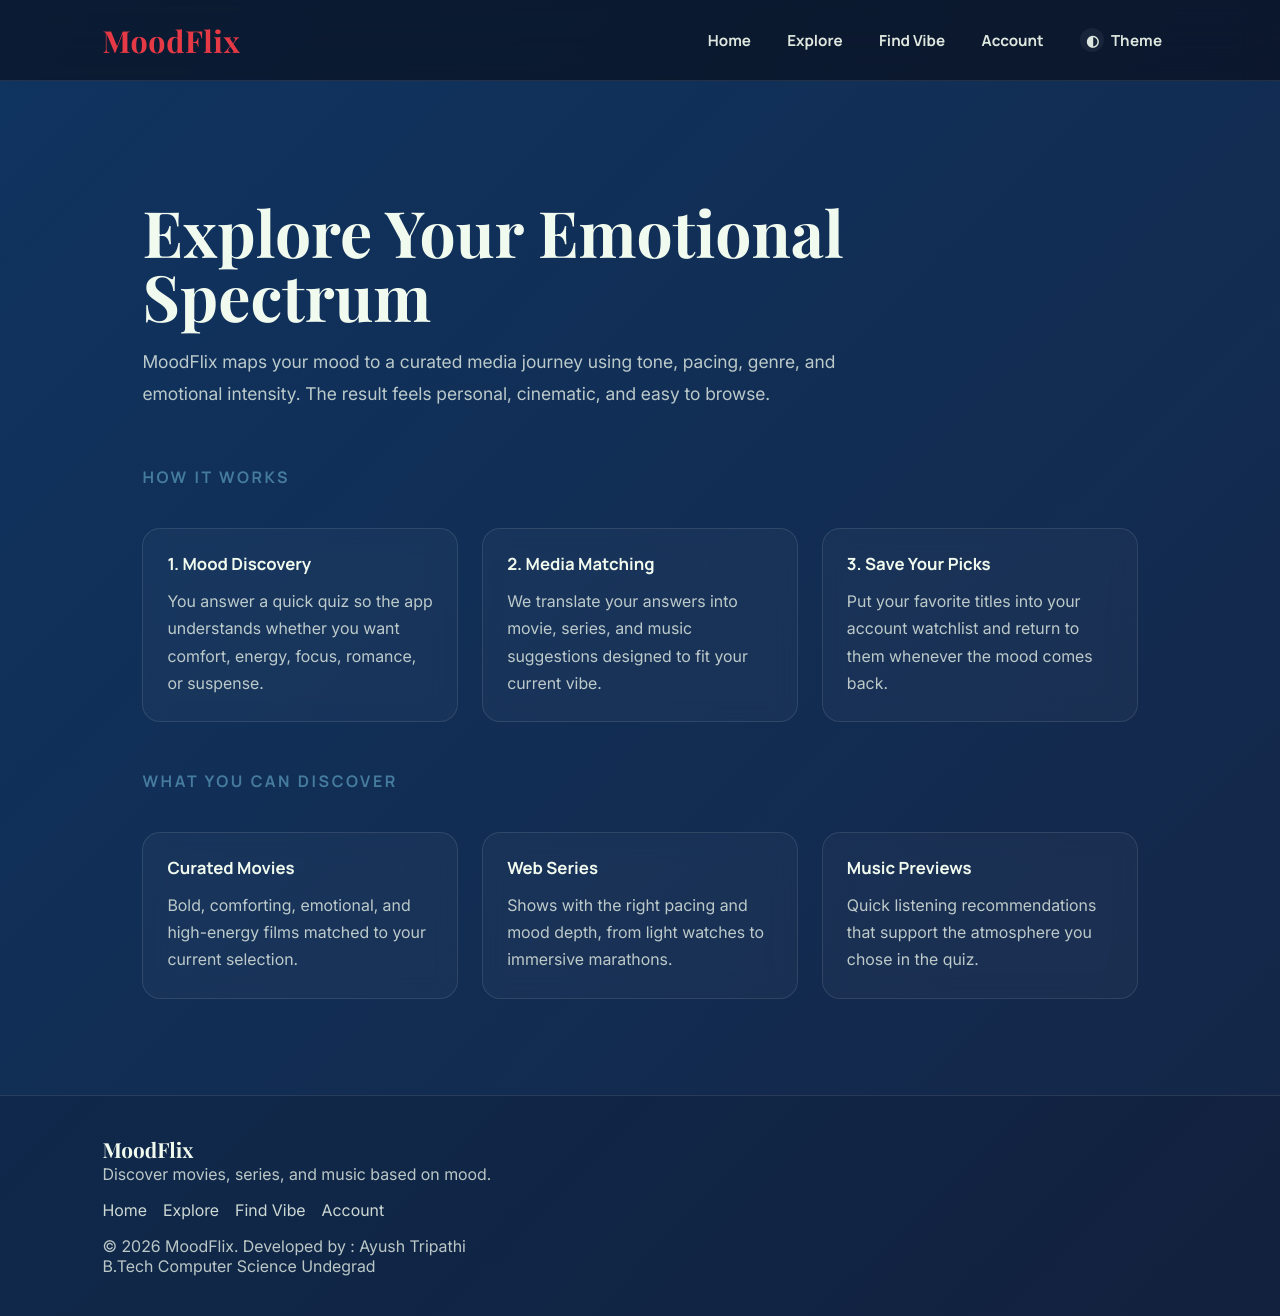
<file: explore.html>
<!DOCTYPE html>
<html lang="en">
<head>
  <meta charset="UTF-8">
  <meta name="viewport" content="width=device-width, initial-scale=1.0">
  <title>Explore - MoodFlix</title>
  <link rel="preconnect" href="https://fonts.googleapis.com">
  <link rel="preconnect" href="https://fonts.gstatic.com" crossorigin>
  <link rel="stylesheet" href="css/main.css">
  <link rel="stylesheet" href="css/explore.css">
</head>
<body>
  <main class="explore-main">
    <section class="explore-hero">
      <h1>Explore Your Emotional Spectrum</h1>
      <p>MoodFlix maps your mood to a curated media journey using tone, pacing, genre, and emotional intensity. The result feels personal, cinematic, and easy to browse.</p>
    </section>

    <section class="explore-section">
      <h2>How It Works</h2>
      <div class="feature-grid">
        <div class="feature-card">
          <h3>1. Mood Discovery</h3>
          <p>You answer a quick quiz so the app understands whether you want comfort, energy, focus, romance, or suspense.</p>
        </div>
        <div class="feature-card">
          <h3>2. Media Matching</h3>
          <p>We translate your answers into movie, series, and music suggestions designed to fit your current vibe.</p>
        </div>
        <div class="feature-card">
          <h3>3. Save Your Picks</h3>
          <p>Put your favorite titles into your account watchlist and return to them whenever the mood comes back.</p>
        </div>
      </div>
    </section>

    <section class="explore-section">
      <h2>What You Can Discover</h2>
      <div class="feature-grid">
        <div class="feature-card">
          <h3>Curated Movies</h3>
          <p>Bold, comforting, emotional, and high-energy films matched to your current selection.</p>
        </div>
        <div class="feature-card">
          <h3>Web Series</h3>
          <p>Shows with the right pacing and mood depth, from light watches to immersive marathons.</p>
        </div>
        <div class="feature-card">
          <h3>Music Previews</h3>
          <p>Quick listening recommendations that support the atmosphere you chose in the quiz.</p>
        </div>
      </div>
    </section>
  </main>

  <script type="module">
    import { injectNavbar, injectFooter } from './js/main.js';
    document.addEventListener("DOMContentLoaded", () => {
      injectNavbar();
      injectFooter();
    });
  </script>
</body>
</html>
</file>
<file: css/main.css>
@import url('https://fonts.googleapis.com/css2?family=Inter:wght@400;500;600;700;800;900&family=Playfair+Display:wght@600;700;800&family=Manrope:wght@400;500;700;800&display=swap');

:root {
  --bg-primary: #080810;
  --bg-card: rgba(255,255,255,0.03);
  --bg-secondary: rgba(255,255,255,0.06);
  --text-primary: #f1faee;
  --text-muted: rgba(241, 250, 238, 0.76);
  --accent-red: #e63946;
  --accent-blue: #457b9d;
  --glass-border: rgba(255,255,255,0.10);
  --font-body: 'Inter', sans-serif;
  --font-display: 'Playfair Display', serif;
  --font-ui: 'Manrope', sans-serif;
}

[data-theme='light'] {
  --bg-primary: #f6f7fb;
  --bg-card: rgba(255,255,255,0.72);
  --bg-secondary: rgba(0,0,0,0.04);
  --text-primary: #121826;
  --text-muted: rgba(18, 24, 38, 0.72);
  --glass-border: rgba(18,24,38,0.12);
}

* { box-sizing: border-box; }

html { scroll-behavior: smooth; }

body {
  min-height: 100vh;
  background: linear-gradient(-45deg, #080810, #1a1a2e, #16213e, #0f3460);
  background-size: 400% 400%;
  animation: gradientBG 15s ease infinite;
  color: var(--text-primary);
  font-family: var(--font-body);
  margin: 0;
  transition: background 0.3s, color 0.3s;
  -webkit-font-smoothing: antialiased;
  text-rendering: geometricPrecision;
}

[data-theme='light'] body {
  background: linear-gradient(180deg, #f6f7fb, #edf1f7);
}

@keyframes gradientBG {
  0% { background-position: 0% 50%; }
  50% { background-position: 100% 50%; }
  100% { background-position: 0% 50%; }
}

a { color: inherit; }

nav {
  padding: 1.1rem 8%;
  display: flex;
  justify-content: space-between;
  align-items: center;
  border-bottom: 1px solid rgba(255,255,255,0.1);
  backdrop-filter: blur(18px);
  position: sticky;
  top: 0;
  z-index: 20;
  background: rgba(8,8,16,0.55);
}

[data-theme='light'] nav { background: rgba(246,247,251,0.75); }

.logo {
  font-family: var(--font-display);
  font-size: 1.9rem;
  font-weight: 700;
  letter-spacing: 0.02em;
  color: var(--accent-red);
  text-decoration: none;
}

.nav-links {
  display: flex;
  align-items: center;
  flex-wrap: wrap;
  gap: 0.35rem;
}

.nav-links a, .nav-links button {
  color: var(--text-primary);
  text-decoration: none;
  margin-left: 0;
  padding: 0.6rem 0.9rem;
  border-radius: 999px;
  background: transparent;
  border: 1px solid transparent;
  cursor: pointer;
  font-size: 0.95rem;
  font-weight: 700;
  font-family: var(--font-ui);
  opacity: 0.92;
}

.nav-links a:hover, .nav-links button:hover {
  opacity: 1;
  border-color: var(--glass-border);
  background: var(--bg-secondary);
}

.theme-toggle {
  display: inline-flex;
  align-items: center;
  gap: 0.45rem;
}

.theme-icon {
  width: 1.5rem;
  height: 1.5rem;
  display: inline-grid;
  place-items: center;
  border-radius: 999px;
  background: var(--bg-secondary);
}

footer {
  margin-top: 2rem;
  padding: 2.5rem 8%;
  border-top: 1px solid var(--glass-border);
  background: rgba(0,0,0,0.12);
}

.footer-inner {
  display: grid;
  gap: 1rem;
  max-width: 1200px;
  margin: 0 auto;
}

.footer-inner strong {
  font-family: var(--font-display);
  font-size: 1.3rem;
}

.footer-inner p,
.footer-credit {
  margin: 0;
  color: var(--text-muted);
}

.footer-links {
  display: flex;
  flex-wrap: wrap;
  gap: 1rem;
}

.footer-links a {
  text-decoration: none;
  color: var(--text-primary);
  opacity: 0.84;
}

.footer-links a:hover { opacity: 1; }
</file>
<file: css/explore.css>
.explore-main {
  padding: 120px 8% 4rem;
  max-width: 1200px;
  margin: 0 auto;
}

.explore-hero {
  text-align: left;
  margin-bottom: 3.5rem;
}

.explore-hero h1 {
  font-family: var(--font-display);
  font-size: clamp(2.5rem, 5vw, 4.8rem);
  margin: 0 0 1rem;
  line-height: 1;
}

.explore-hero p {
  color: var(--text-muted);
  max-width: 760px;
  font-size: 1.1rem;
  line-height: 1.8;
}

.feature-grid {
  display: grid;
  grid-template-columns: repeat(auto-fit, minmax(250px, 1fr));
  gap: 1.5rem;
  margin-top: 2.5rem;
}

.feature-card {
  background: var(--bg-card);
  border: 1px solid var(--glass-border);
  border-radius: 18px;
  padding: 1.5rem;
  backdrop-filter: blur(12px);
}

.feature-card h3 {
  margin: 0 0 0.75rem;
  color: var(--text-primary);
  font-family: var(--font-ui);
  font-size: 1.05rem;
}

.feature-card p {
  margin: 0;
  color: var(--text-muted);
  line-height: 1.7;
}

.explore-section {
  margin-top: 3rem;
}

.explore-section h2 {
  font-family: var(--font-ui);
  font-size: 1rem;
  text-transform: uppercase;
  letter-spacing: 0.16em;
  color: var(--accent-blue);
  margin-bottom: 1rem;
}
</file>
